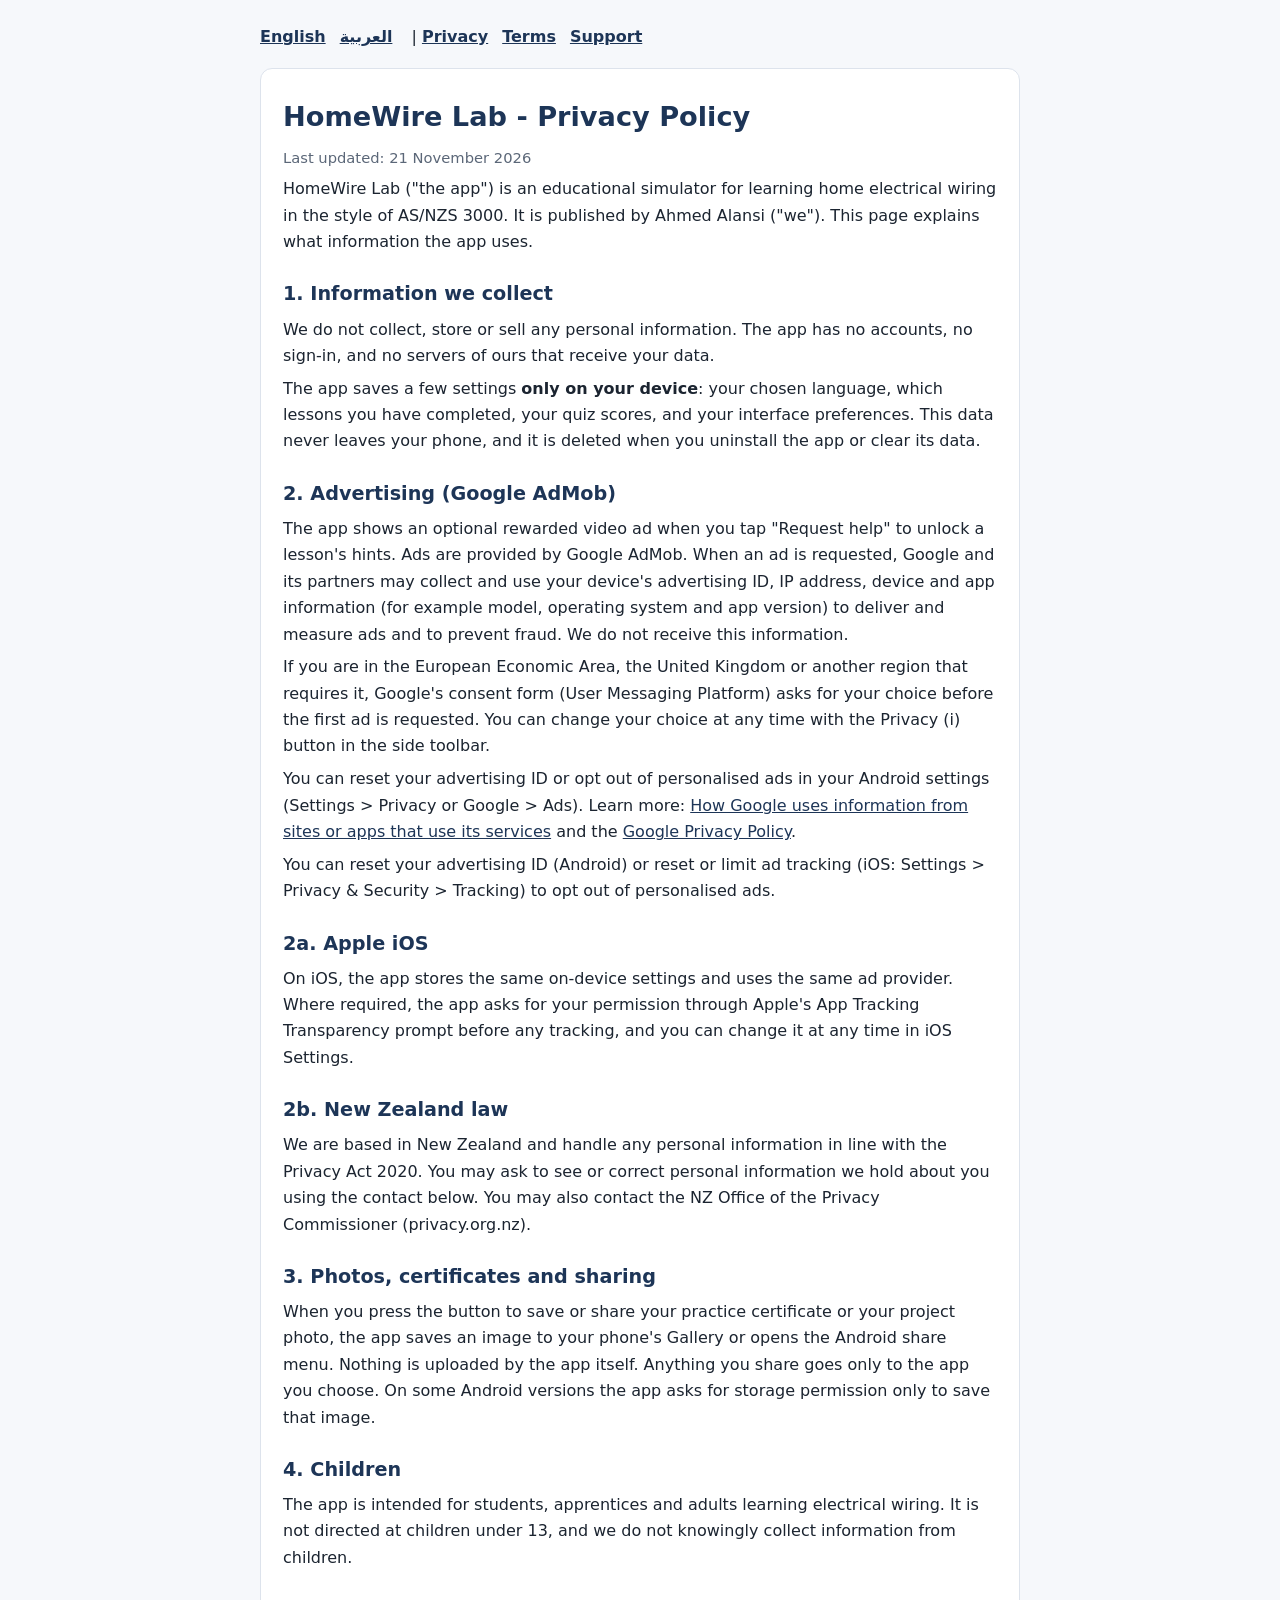
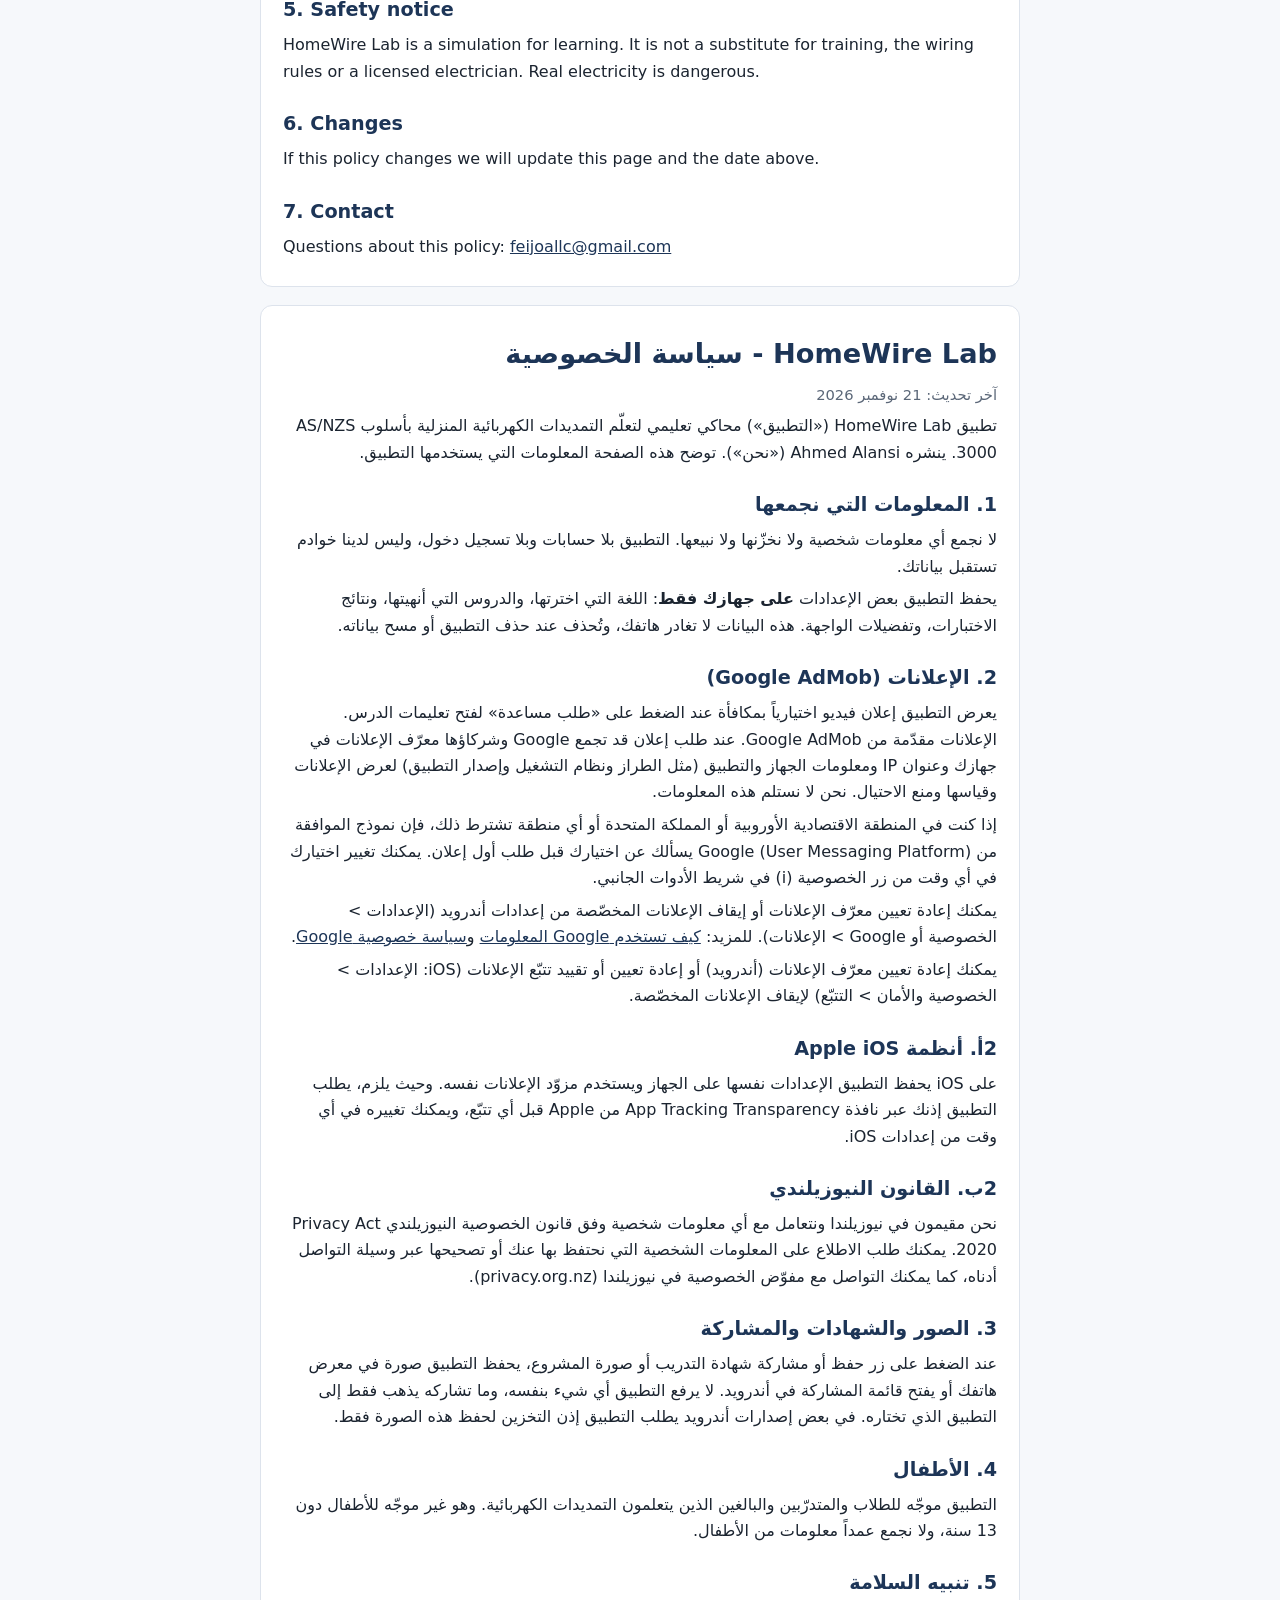
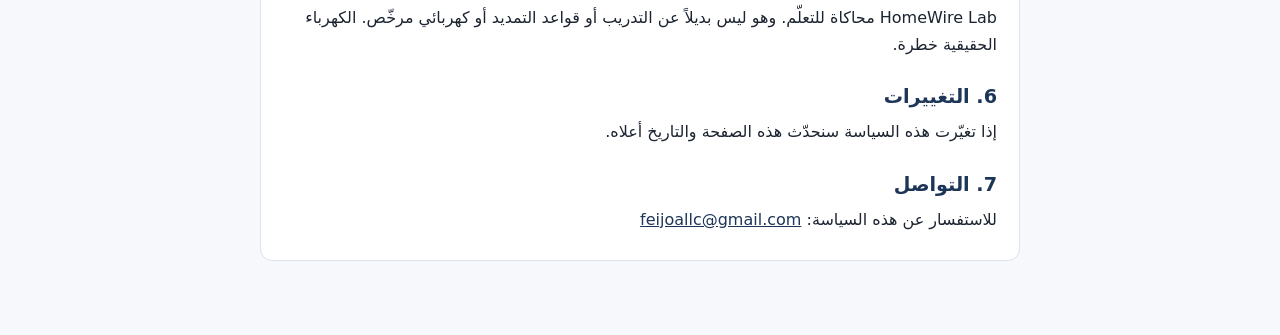
<file: index.html>
<!doctype html>
<html lang="en">
<head>
<meta charset="utf-8">
<meta name="viewport" content="width=device-width, initial-scale=1">
<title>HomeWire Lab - Privacy Policy</title>
<style>
  :root { --bg:#f6f8fb; --card:#fff; --ink:#1b2430; --muted:#5b6778; --accent:#1d3557; --line:#dde3ec; }
  @media (prefers-color-scheme: dark) { :root { --bg:#0f1624; --card:#17213a; --ink:#e8edf6; --muted:#9fb0c8; --accent:#ffd640; --line:#2a3858; } }
  body { margin:0; background:var(--bg); color:var(--ink); font:16px/1.65 system-ui, "Segoe UI", Roboto, Arial, sans-serif; }
  main { max-width:760px; margin:0 auto; padding:24px 16px 56px; }
  .card { background:var(--card); border:1px solid var(--line); border-radius:12px; padding:20px 22px; margin:18px 0; }
  h1 { font-size:1.7rem; margin:.2em 0; color:var(--accent); }
  h2 { font-size:1.2rem; margin:1.2em 0 .3em; color:var(--accent); }
  p, li { margin:.4em 0; }
  .muted { color:var(--muted); font-size:.92rem; }
  a { color:var(--accent); }
  nav a { margin-right:14px; font-weight:600; }
  [dir=rtl] { text-align:right; }
</style>
</head>
<body>
<main>
<nav><a href="#en">English</a><a href="#ar">العربية</a> | <a href="index.html">Privacy</a><a href="terms.html">Terms</a><a href="support.html">Support</a></nav>

<section id="en" class="card">
<h1>HomeWire Lab - Privacy Policy</h1>
<p class="muted">Last updated: 21 November 2026</p>

<p>HomeWire Lab ("the app") is an educational simulator for learning home electrical wiring in the style of AS/NZS 3000. It is published by Ahmed Alansi ("we"). This page explains what information the app uses.</p>

<h2>1. Information we collect</h2>
<p>We do not collect, store or sell any personal information. The app has no accounts, no sign-in, and no servers of ours that receive your data.</p>
<p>The app saves a few settings <strong>only on your device</strong>: your chosen language, which lessons you have completed, your quiz scores, and your interface preferences. This data never leaves your phone, and it is deleted when you uninstall the app or clear its data.</p>

<h2>2. Advertising (Google AdMob)</h2>
<p>The app shows an optional rewarded video ad when you tap "Request help" to unlock a lesson's hints. Ads are provided by Google AdMob. When an ad is requested, Google and its partners may collect and use your device's advertising ID, IP address, device and app information (for example model, operating system and app version) to deliver and measure ads and to prevent fraud. We do not receive this information.</p>
<p>If you are in the European Economic Area, the United Kingdom or another region that requires it, Google's consent form (User Messaging Platform) asks for your choice before the first ad is requested. You can change your choice at any time with the Privacy (i) button in the side toolbar.</p>
<p>You can reset your advertising ID or opt out of personalised ads in your Android settings (Settings &gt; Privacy or Google &gt; Ads). Learn more: <a href="https://policies.google.com/technologies/ads">How Google uses information from sites or apps that use its services</a> and the <a href="https://policies.google.com/privacy">Google Privacy Policy</a>.</p>

<p>You can reset your advertising ID (Android) or reset or limit ad tracking (iOS: Settings &gt; Privacy &amp; Security &gt; Tracking) to opt out of personalised ads.</p>
<h2>2a. Apple iOS</h2>
<p>On iOS, the app stores the same on-device settings and uses the same ad provider. Where required, the app asks for your permission through Apple's App Tracking Transparency prompt before any tracking, and you can change it at any time in iOS Settings.</p>
<h2>2b. New Zealand law</h2>
<p>We are based in New Zealand and handle any personal information in line with the Privacy Act 2020. You may ask to see or correct personal information we hold about you using the contact below. You may also contact the NZ Office of the Privacy Commissioner (privacy.org.nz).</p>
<h2>3. Photos, certificates and sharing</h2>
<p>When you press the button to save or share your practice certificate or your project photo, the app saves an image to your phone's Gallery or opens the Android share menu. Nothing is uploaded by the app itself. Anything you share goes only to the app you choose. On some Android versions the app asks for storage permission only to save that image.</p>

<h2>4. Children</h2>
<p>The app is intended for students, apprentices and adults learning electrical wiring. It is not directed at children under 13, and we do not knowingly collect information from children.</p>

<h2>5. Safety notice</h2>
<p>HomeWire Lab is a simulation for learning. It is not a substitute for training, the wiring rules or a licensed electrician. Real electricity is dangerous.</p>

<h2>6. Changes</h2>
<p>If this policy changes we will update this page and the date above.</p>

<h2>7. Contact</h2>
<p>Questions about this policy: <a href="mailto:feijoallc@gmail.com">feijoallc@gmail.com</a></p>
</section>

<section id="ar" class="card" dir="rtl" lang="ar">
<h1>HomeWire Lab - سياسة الخصوصية</h1>
<p class="muted">آخر تحديث: 21 نوفمبر 2026</p>

<p>تطبيق HomeWire Lab («التطبيق») محاكي تعليمي لتعلّم التمديدات الكهربائية المنزلية بأسلوب AS/NZS 3000. ينشره Ahmed Alansi («نحن»). توضح هذه الصفحة المعلومات التي يستخدمها التطبيق.</p>

<h2>1. المعلومات التي نجمعها</h2>
<p>لا نجمع أي معلومات شخصية ولا نخزّنها ولا نبيعها. التطبيق بلا حسابات وبلا تسجيل دخول، وليس لدينا خوادم تستقبل بياناتك.</p>
<p>يحفظ التطبيق بعض الإعدادات <strong>على جهازك فقط</strong>: اللغة التي اخترتها، والدروس التي أنهيتها، ونتائج الاختبارات، وتفضيلات الواجهة. هذه البيانات لا تغادر هاتفك، وتُحذف عند حذف التطبيق أو مسح بياناته.</p>

<h2>2. الإعلانات (Google AdMob)</h2>
<p>يعرض التطبيق إعلان فيديو اختيارياً بمكافأة عند الضغط على «طلب مساعدة» لفتح تعليمات الدرس. الإعلانات مقدّمة من Google AdMob. عند طلب إعلان قد تجمع Google وشركاؤها معرّف الإعلانات في جهازك وعنوان IP ومعلومات الجهاز والتطبيق (مثل الطراز ونظام التشغيل وإصدار التطبيق) لعرض الإعلانات وقياسها ومنع الاحتيال. نحن لا نستلم هذه المعلومات.</p>
<p>إذا كنت في المنطقة الاقتصادية الأوروبية أو المملكة المتحدة أو أي منطقة تشترط ذلك، فإن نموذج الموافقة من Google (User Messaging Platform) يسألك عن اختيارك قبل طلب أول إعلان. يمكنك تغيير اختيارك في أي وقت من زر الخصوصية (i) في شريط الأدوات الجانبي.</p>
<p>يمكنك إعادة تعيين معرّف الإعلانات أو إيقاف الإعلانات المخصّصة من إعدادات أندرويد (الإعدادات &gt; الخصوصية أو Google &gt; الإعلانات). للمزيد: <a href="https://policies.google.com/technologies/ads">كيف تستخدم Google المعلومات</a> و<a href="https://policies.google.com/privacy">سياسة خصوصية Google</a>.</p>

<p>يمكنك إعادة تعيين معرّف الإعلانات (أندرويد) أو إعادة تعيين أو تقييد تتبّع الإعلانات (iOS: الإعدادات &gt; الخصوصية والأمان &gt; التتبّع) لإيقاف الإعلانات المخصّصة.</p>
<h2>2أ. أنظمة Apple iOS</h2>
<p>على iOS يحفظ التطبيق الإعدادات نفسها على الجهاز ويستخدم مزوّد الإعلانات نفسه. وحيث يلزم، يطلب التطبيق إذنك عبر نافذة App Tracking Transparency من Apple قبل أي تتبّع، ويمكنك تغييره في أي وقت من إعدادات iOS.</p>
<h2>2ب. القانون النيوزيلندي</h2>
<p>نحن مقيمون في نيوزيلندا ونتعامل مع أي معلومات شخصية وفق قانون الخصوصية النيوزيلندي Privacy Act 2020. يمكنك طلب الاطلاع على المعلومات الشخصية التي نحتفظ بها عنك أو تصحيحها عبر وسيلة التواصل أدناه، كما يمكنك التواصل مع مفوّض الخصوصية في نيوزيلندا (privacy.org.nz).</p>
<h2>3. الصور والشهادات والمشاركة</h2>
<p>عند الضغط على زر حفظ أو مشاركة شهادة التدريب أو صورة المشروع، يحفظ التطبيق صورة في معرض هاتفك أو يفتح قائمة المشاركة في أندرويد. لا يرفع التطبيق أي شيء بنفسه، وما تشاركه يذهب فقط إلى التطبيق الذي تختاره. في بعض إصدارات أندرويد يطلب التطبيق إذن التخزين لحفظ هذه الصورة فقط.</p>

<h2>4. الأطفال</h2>
<p>التطبيق موجّه للطلاب والمتدرّبين والبالغين الذين يتعلمون التمديدات الكهربائية. وهو غير موجّه للأطفال دون 13 سنة، ولا نجمع عمداً معلومات من الأطفال.</p>

<h2>5. تنبيه السلامة</h2>
<p>HomeWire Lab محاكاة للتعلّم. وهو ليس بديلاً عن التدريب أو قواعد التمديد أو كهربائي مرخّص. الكهرباء الحقيقية خطرة.</p>

<h2>6. التغييرات</h2>
<p>إذا تغيّرت هذه السياسة سنحدّث هذه الصفحة والتاريخ أعلاه.</p>

<h2>7. التواصل</h2>
<p>للاستفسار عن هذه السياسة: <a href="mailto:feijoallc@gmail.com">feijoallc@gmail.com</a></p>
</section>
</main>
</body>
</html>
</file>
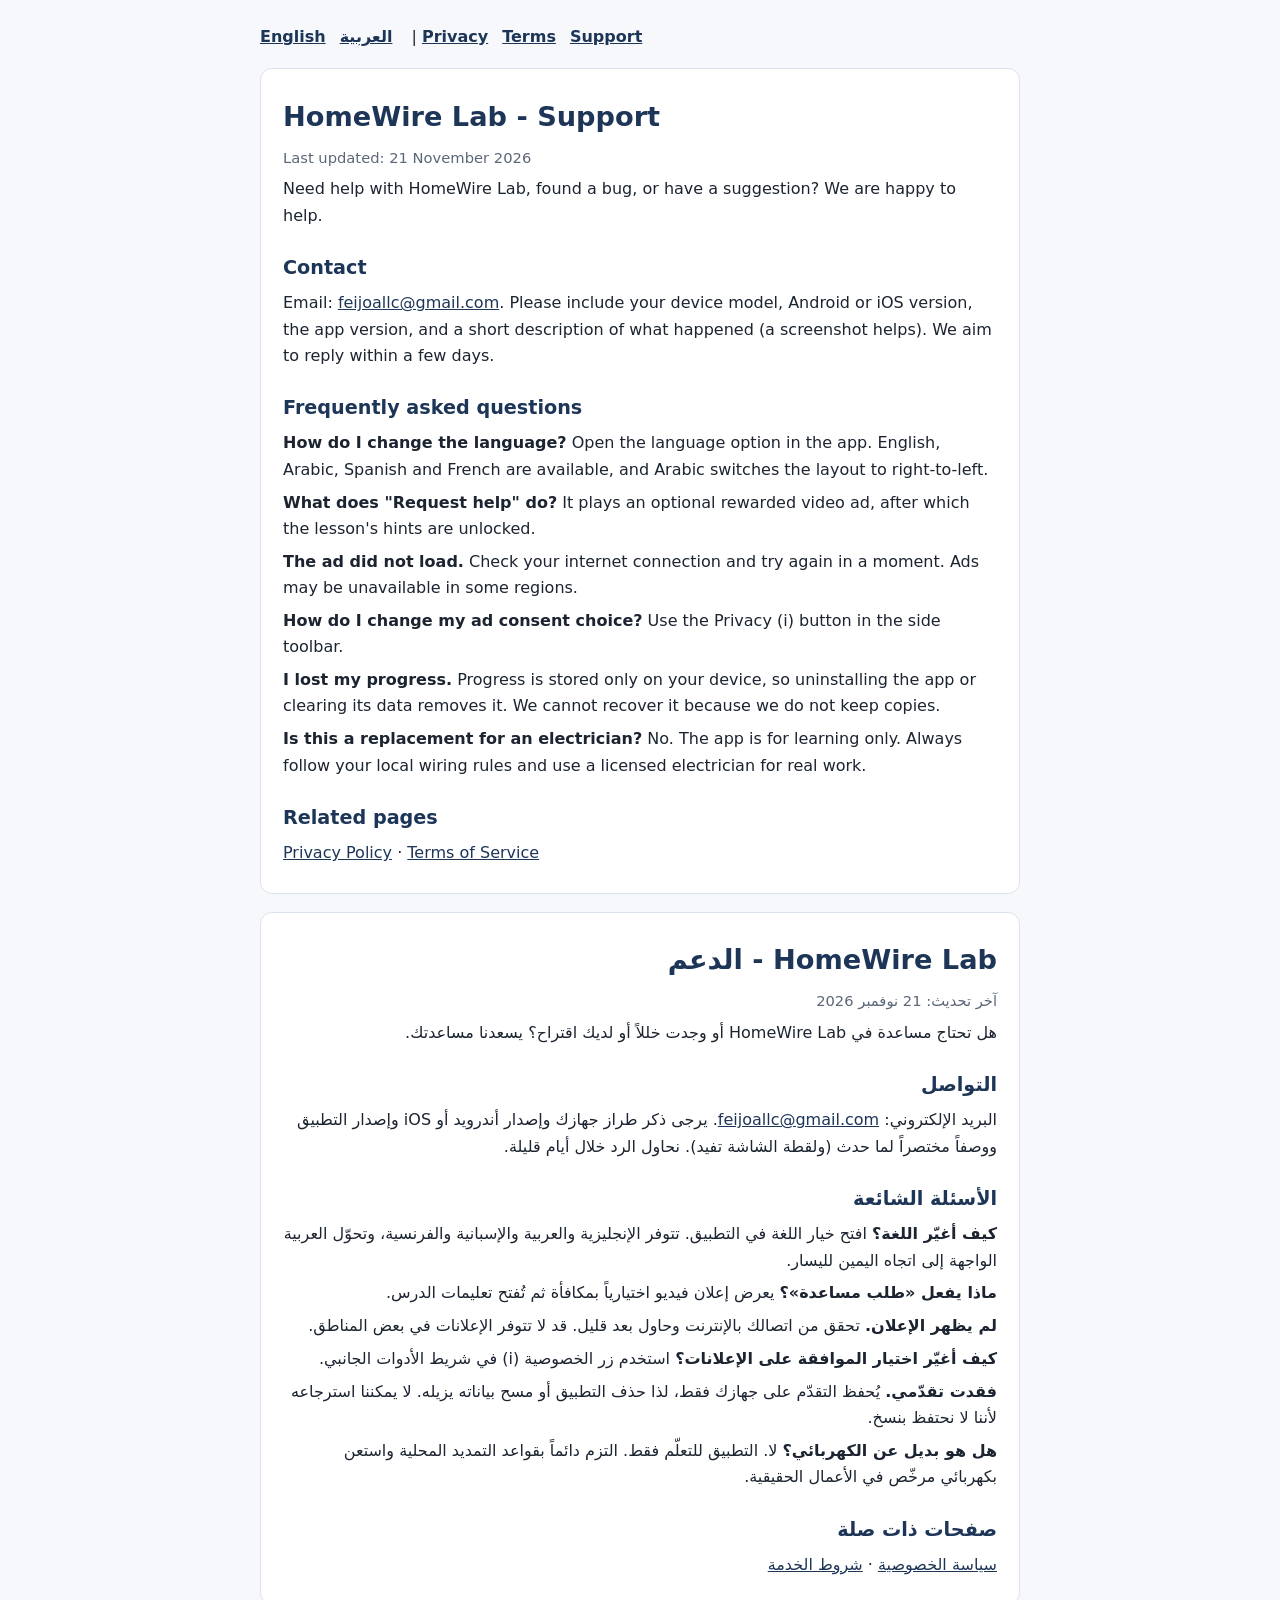
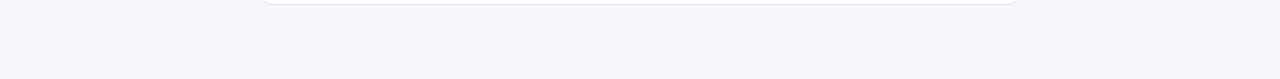
<file: support.html>
<!doctype html>
<html lang="en">
<head>
<meta charset="utf-8">
<meta name="viewport" content="width=device-width, initial-scale=1">
<title>HomeWire Lab - Support</title>
<link rel="stylesheet" href="style.css">
</head>
<body>
<main>
<nav><a href="#en">English</a><a href="#ar">العربية</a> | <a href="index.html">Privacy</a><a href="terms.html">Terms</a><a href="support.html">Support</a></nav>

<section id="en" class="card">
<h1>HomeWire Lab - Support</h1>
<p class="muted">Last updated: 21 November 2026</p>
<p>Need help with HomeWire Lab, found a bug, or have a suggestion? We are happy to help.</p>

<h2>Contact</h2>
<p>Email: <a href="mailto:feijoallc@gmail.com">feijoallc@gmail.com</a>. Please include your device model, Android or iOS version, the app version, and a short description of what happened (a screenshot helps). We aim to reply within a few days.</p>

<h2>Frequently asked questions</h2>
<p><strong>How do I change the language?</strong> Open the language option in the app. English, Arabic, Spanish and French are available, and Arabic switches the layout to right-to-left.</p>
<p><strong>What does "Request help" do?</strong> It plays an optional rewarded video ad, after which the lesson's hints are unlocked.</p>
<p><strong>The ad did not load.</strong> Check your internet connection and try again in a moment. Ads may be unavailable in some regions.</p>
<p><strong>How do I change my ad consent choice?</strong> Use the Privacy (i) button in the side toolbar.</p>
<p><strong>I lost my progress.</strong> Progress is stored only on your device, so uninstalling the app or clearing its data removes it. We cannot recover it because we do not keep copies.</p>
<p><strong>Is this a replacement for an electrician?</strong> No. The app is for learning only. Always follow your local wiring rules and use a licensed electrician for real work.</p>

<h2>Related pages</h2>
<p><a href="index.html">Privacy Policy</a> · <a href="terms.html">Terms of Service</a></p>
</section>

<section id="ar" class="card" dir="rtl" lang="ar">
<h1>HomeWire Lab - الدعم</h1>
<p class="muted">آخر تحديث: 21 نوفمبر 2026</p>
<p>هل تحتاج مساعدة في HomeWire Lab أو وجدت خللاً أو لديك اقتراح؟ يسعدنا مساعدتك.</p>

<h2>التواصل</h2>
<p>البريد الإلكتروني: <a href="mailto:feijoallc@gmail.com">feijoallc@gmail.com</a>. يرجى ذكر طراز جهازك وإصدار أندرويد أو iOS وإصدار التطبيق ووصفاً مختصراً لما حدث (ولقطة الشاشة تفيد). نحاول الرد خلال أيام قليلة.</p>

<h2>الأسئلة الشائعة</h2>
<p><strong>كيف أغيّر اللغة؟</strong> افتح خيار اللغة في التطبيق. تتوفر الإنجليزية والعربية والإسبانية والفرنسية، وتحوّل العربية الواجهة إلى اتجاه اليمين لليسار.</p>
<p><strong>ماذا يفعل «طلب مساعدة»؟</strong> يعرض إعلان فيديو اختيارياً بمكافأة ثم تُفتح تعليمات الدرس.</p>
<p><strong>لم يظهر الإعلان.</strong> تحقق من اتصالك بالإنترنت وحاول بعد قليل. قد لا تتوفر الإعلانات في بعض المناطق.</p>
<p><strong>كيف أغيّر اختيار الموافقة على الإعلانات؟</strong> استخدم زر الخصوصية (i) في شريط الأدوات الجانبي.</p>
<p><strong>فقدت تقدّمي.</strong> يُحفظ التقدّم على جهازك فقط، لذا حذف التطبيق أو مسح بياناته يزيله. لا يمكننا استرجاعه لأننا لا نحتفظ بنسخ.</p>
<p><strong>هل هو بديل عن الكهربائي؟</strong> لا. التطبيق للتعلّم فقط. التزم دائماً بقواعد التمديد المحلية واستعن بكهربائي مرخّص في الأعمال الحقيقية.</p>

<h2>صفحات ذات صلة</h2>
<p><a href="index.html">سياسة الخصوصية</a> · <a href="terms.html">شروط الخدمة</a></p>
</section>
</main>
</body>
</html>
</file>
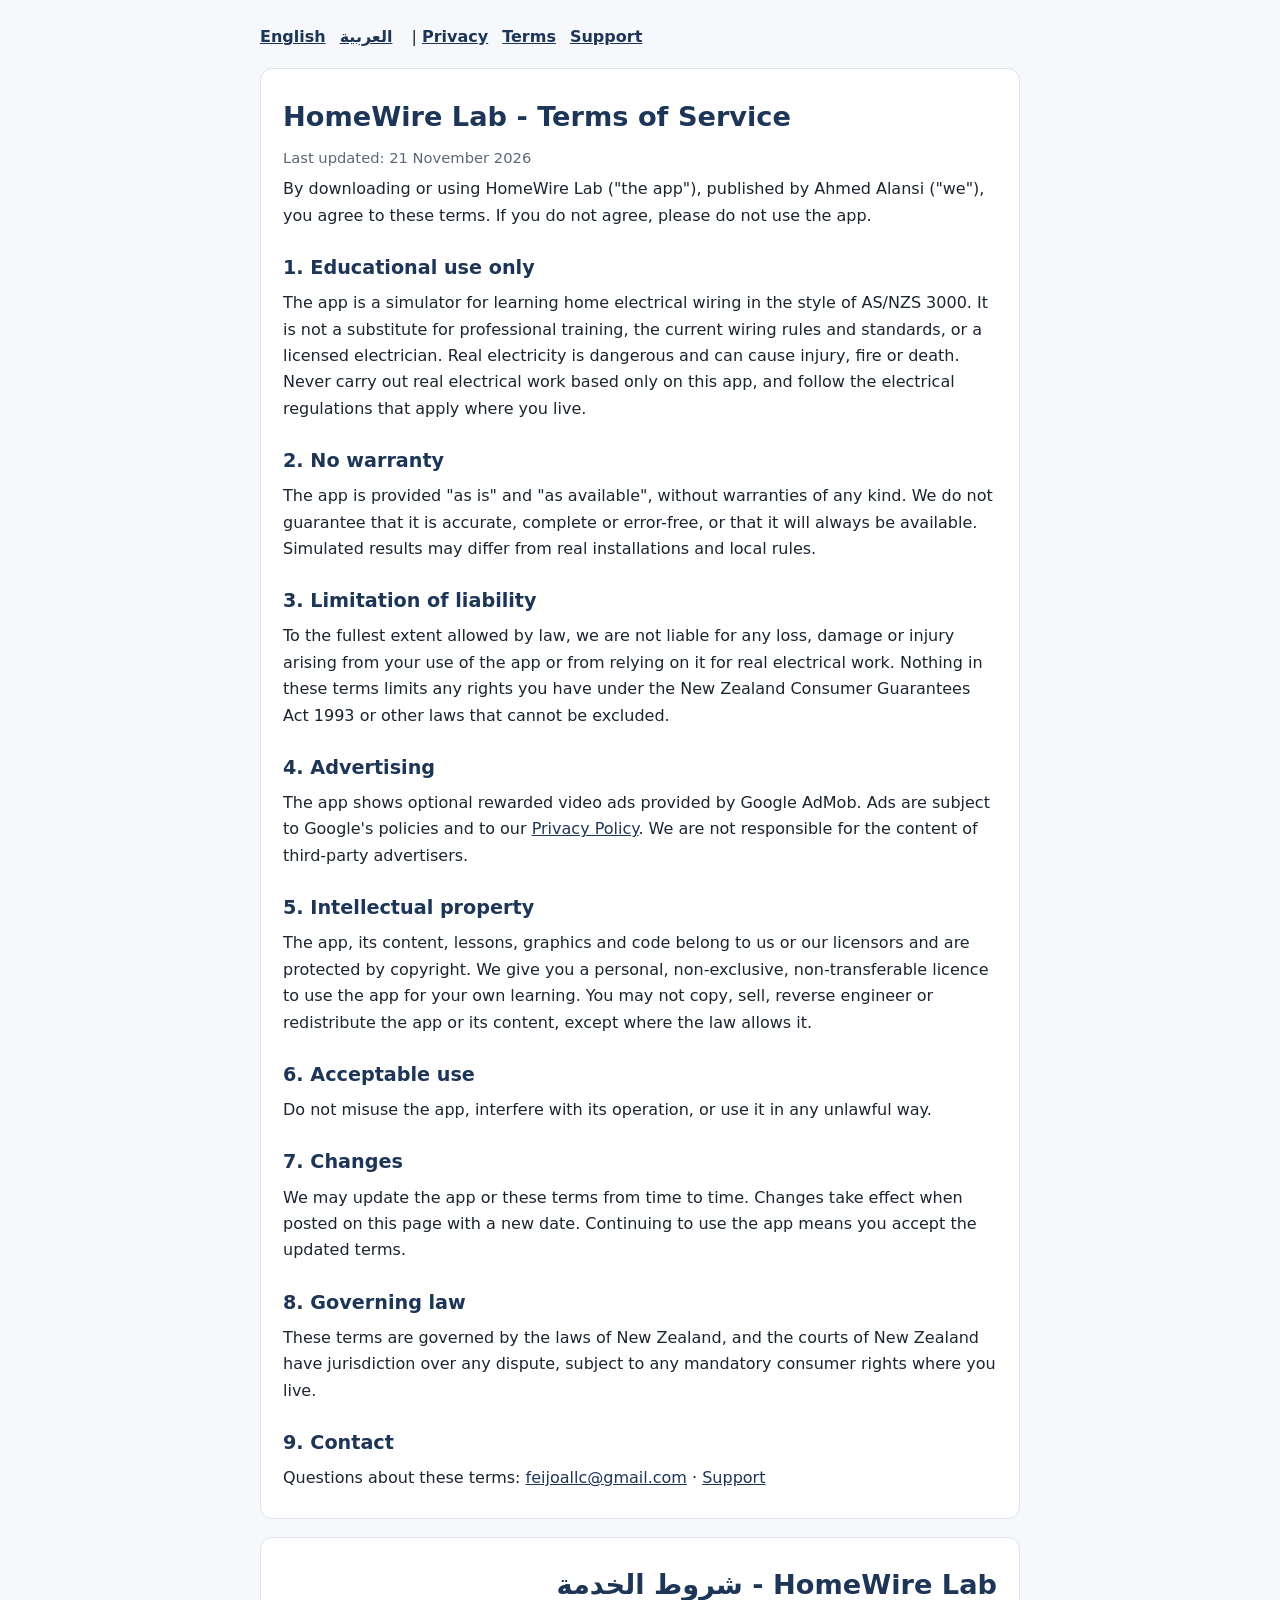
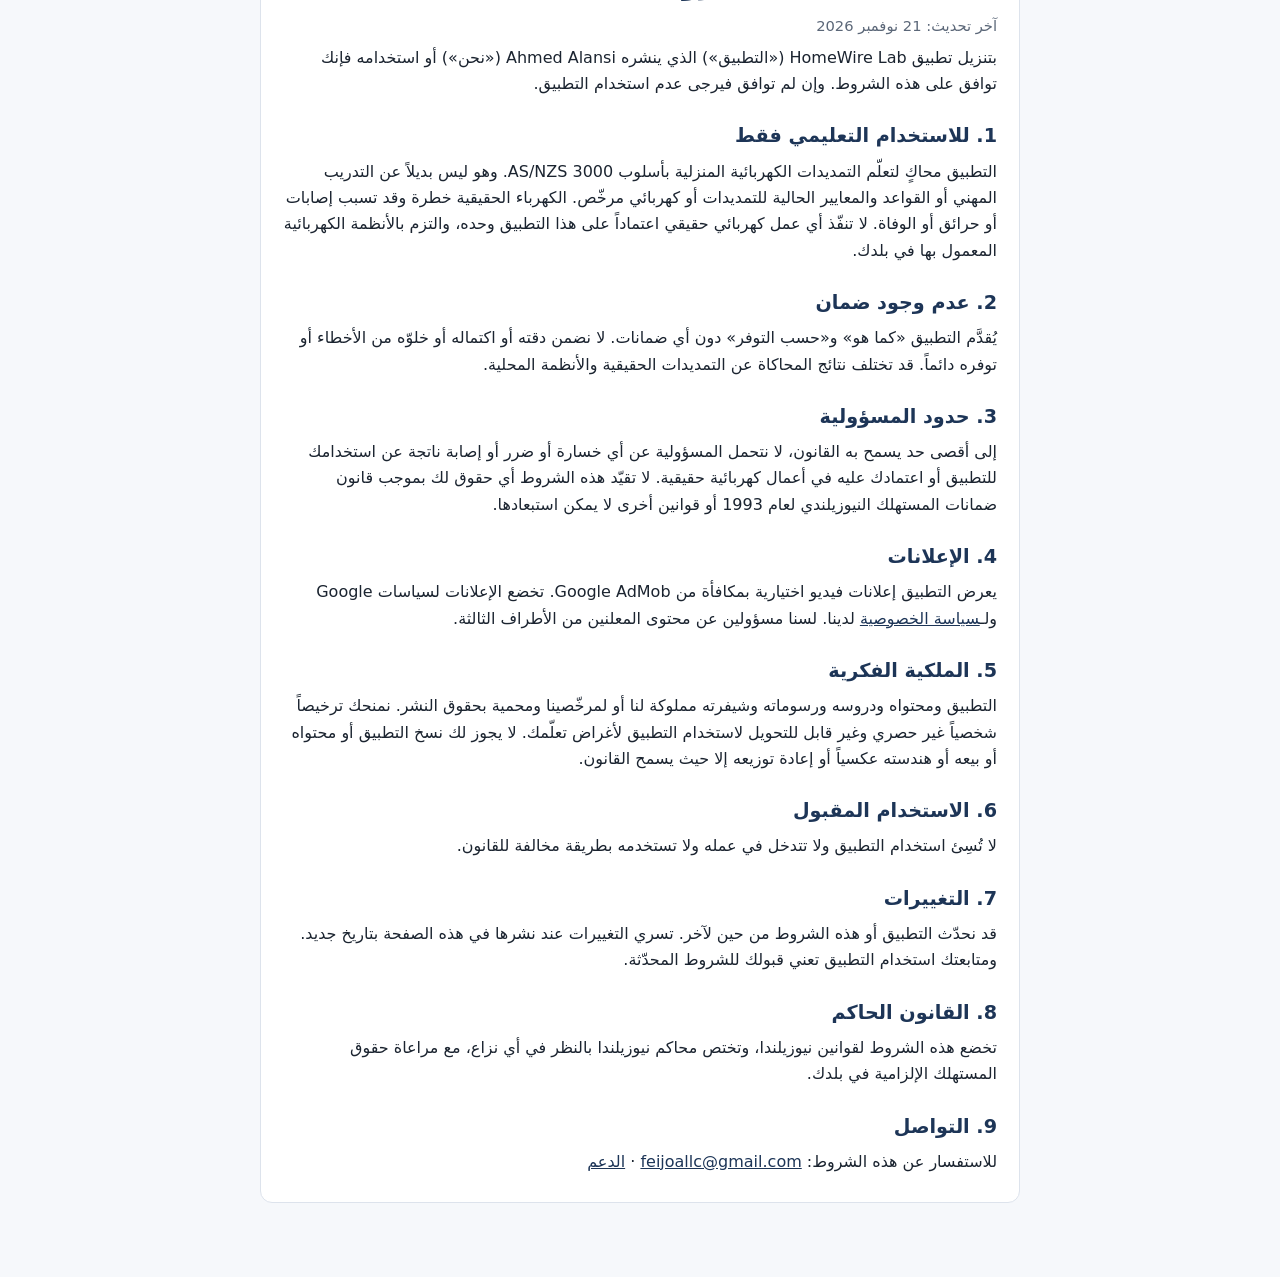
<file: terms.html>
<!doctype html>
<html lang="en">
<head>
<meta charset="utf-8">
<meta name="viewport" content="width=device-width, initial-scale=1">
<title>HomeWire Lab - Terms of Service</title>
<link rel="stylesheet" href="style.css">
</head>
<body>
<main>
<nav><a href="#en">English</a><a href="#ar">العربية</a> | <a href="index.html">Privacy</a><a href="terms.html">Terms</a><a href="support.html">Support</a></nav>

<section id="en" class="card">
<h1>HomeWire Lab - Terms of Service</h1>
<p class="muted">Last updated: 21 November 2026</p>
<p>By downloading or using HomeWire Lab ("the app"), published by Ahmed Alansi ("we"), you agree to these terms. If you do not agree, please do not use the app.</p>

<h2>1. Educational use only</h2>
<p>The app is a simulator for learning home electrical wiring in the style of AS/NZS 3000. It is not a substitute for professional training, the current wiring rules and standards, or a licensed electrician. Real electricity is dangerous and can cause injury, fire or death. Never carry out real electrical work based only on this app, and follow the electrical regulations that apply where you live.</p>

<h2>2. No warranty</h2>
<p>The app is provided "as is" and "as available", without warranties of any kind. We do not guarantee that it is accurate, complete or error-free, or that it will always be available. Simulated results may differ from real installations and local rules.</p>

<h2>3. Limitation of liability</h2>
<p>To the fullest extent allowed by law, we are not liable for any loss, damage or injury arising from your use of the app or from relying on it for real electrical work. Nothing in these terms limits any rights you have under the New Zealand Consumer Guarantees Act 1993 or other laws that cannot be excluded.</p>

<h2>4. Advertising</h2>
<p>The app shows optional rewarded video ads provided by Google AdMob. Ads are subject to Google's policies and to our <a href="index.html">Privacy Policy</a>. We are not responsible for the content of third-party advertisers.</p>

<h2>5. Intellectual property</h2>
<p>The app, its content, lessons, graphics and code belong to us or our licensors and are protected by copyright. We give you a personal, non-exclusive, non-transferable licence to use the app for your own learning. You may not copy, sell, reverse engineer or redistribute the app or its content, except where the law allows it.</p>

<h2>6. Acceptable use</h2>
<p>Do not misuse the app, interfere with its operation, or use it in any unlawful way.</p>

<h2>7. Changes</h2>
<p>We may update the app or these terms from time to time. Changes take effect when posted on this page with a new date. Continuing to use the app means you accept the updated terms.</p>

<h2>8. Governing law</h2>
<p>These terms are governed by the laws of New Zealand, and the courts of New Zealand have jurisdiction over any dispute, subject to any mandatory consumer rights where you live.</p>

<h2>9. Contact</h2>
<p>Questions about these terms: <a href="mailto:feijoallc@gmail.com">feijoallc@gmail.com</a> · <a href="support.html">Support</a></p>
</section>

<section id="ar" class="card" dir="rtl" lang="ar">
<h1>HomeWire Lab - شروط الخدمة</h1>
<p class="muted">آخر تحديث: 21 نوفمبر 2026</p>
<p>بتنزيل تطبيق HomeWire Lab («التطبيق») الذي ينشره Ahmed Alansi («نحن») أو استخدامه فإنك توافق على هذه الشروط. وإن لم توافق فيرجى عدم استخدام التطبيق.</p>

<h2>1. للاستخدام التعليمي فقط</h2>
<p>التطبيق محاكٍ لتعلّم التمديدات الكهربائية المنزلية بأسلوب AS/NZS 3000. وهو ليس بديلاً عن التدريب المهني أو القواعد والمعايير الحالية للتمديدات أو كهربائي مرخّص. الكهرباء الحقيقية خطرة وقد تسبب إصابات أو حرائق أو الوفاة. لا تنفّذ أي عمل كهربائي حقيقي اعتماداً على هذا التطبيق وحده، والتزم بالأنظمة الكهربائية المعمول بها في بلدك.</p>

<h2>2. عدم وجود ضمان</h2>
<p>يُقدَّم التطبيق «كما هو» و«حسب التوفر» دون أي ضمانات. لا نضمن دقته أو اكتماله أو خلوّه من الأخطاء أو توفره دائماً. قد تختلف نتائج المحاكاة عن التمديدات الحقيقية والأنظمة المحلية.</p>

<h2>3. حدود المسؤولية</h2>
<p>إلى أقصى حد يسمح به القانون، لا نتحمل المسؤولية عن أي خسارة أو ضرر أو إصابة ناتجة عن استخدامك للتطبيق أو اعتمادك عليه في أعمال كهربائية حقيقية. لا تقيّد هذه الشروط أي حقوق لك بموجب قانون ضمانات المستهلك النيوزيلندي لعام 1993 أو قوانين أخرى لا يمكن استبعادها.</p>

<h2>4. الإعلانات</h2>
<p>يعرض التطبيق إعلانات فيديو اختيارية بمكافأة من Google AdMob. تخضع الإعلانات لسياسات Google ولـ<a href="index.html">سياسة الخصوصية</a> لدينا. لسنا مسؤولين عن محتوى المعلنين من الأطراف الثالثة.</p>

<h2>5. الملكية الفكرية</h2>
<p>التطبيق ومحتواه ودروسه ورسوماته وشيفرته مملوكة لنا أو لمرخّصينا ومحمية بحقوق النشر. نمنحك ترخيصاً شخصياً غير حصري وغير قابل للتحويل لاستخدام التطبيق لأغراض تعلّمك. لا يجوز لك نسخ التطبيق أو محتواه أو بيعه أو هندسته عكسياً أو إعادة توزيعه إلا حيث يسمح القانون.</p>

<h2>6. الاستخدام المقبول</h2>
<p>لا تُسِئ استخدام التطبيق ولا تتدخل في عمله ولا تستخدمه بطريقة مخالفة للقانون.</p>

<h2>7. التغييرات</h2>
<p>قد نحدّث التطبيق أو هذه الشروط من حين لآخر. تسري التغييرات عند نشرها في هذه الصفحة بتاريخ جديد. ومتابعتك استخدام التطبيق تعني قبولك للشروط المحدّثة.</p>

<h2>8. القانون الحاكم</h2>
<p>تخضع هذه الشروط لقوانين نيوزيلندا، وتختص محاكم نيوزيلندا بالنظر في أي نزاع، مع مراعاة حقوق المستهلك الإلزامية في بلدك.</p>

<h2>9. التواصل</h2>
<p>للاستفسار عن هذه الشروط: <a href="mailto:feijoallc@gmail.com">feijoallc@gmail.com</a> · <a href="support.html">الدعم</a></p>
</section>
</main>
</body>
</html>
</file>
<file: style.css>
:root { --bg:#f6f8fb; --card:#fff; --ink:#1b2430; --muted:#5b6778; --accent:#1d3557; --line:#dde3ec; }
@media (prefers-color-scheme: dark) { :root { --bg:#0f1624; --card:#17213a; --ink:#e8edf6; --muted:#9fb0c8; --accent:#ffd640; --line:#2a3858; } }
body { margin:0; background:var(--bg); color:var(--ink); font:16px/1.65 system-ui, "Segoe UI", Roboto, Arial, sans-serif; }
main { max-width:760px; margin:0 auto; padding:24px 16px 56px; }
.card { background:var(--card); border:1px solid var(--line); border-radius:12px; padding:20px 22px; margin:18px 0; }
h1 { font-size:1.7rem; margin:.2em 0; color:var(--accent); }
h2 { font-size:1.2rem; margin:1.2em 0 .3em; color:var(--accent); }
p, li { margin:.4em 0; }
.muted { color:var(--muted); font-size:.92rem; }
a { color:var(--accent); }
nav a { margin-right:14px; font-weight:600; }
[dir=rtl] { text-align:right; }
</file>
